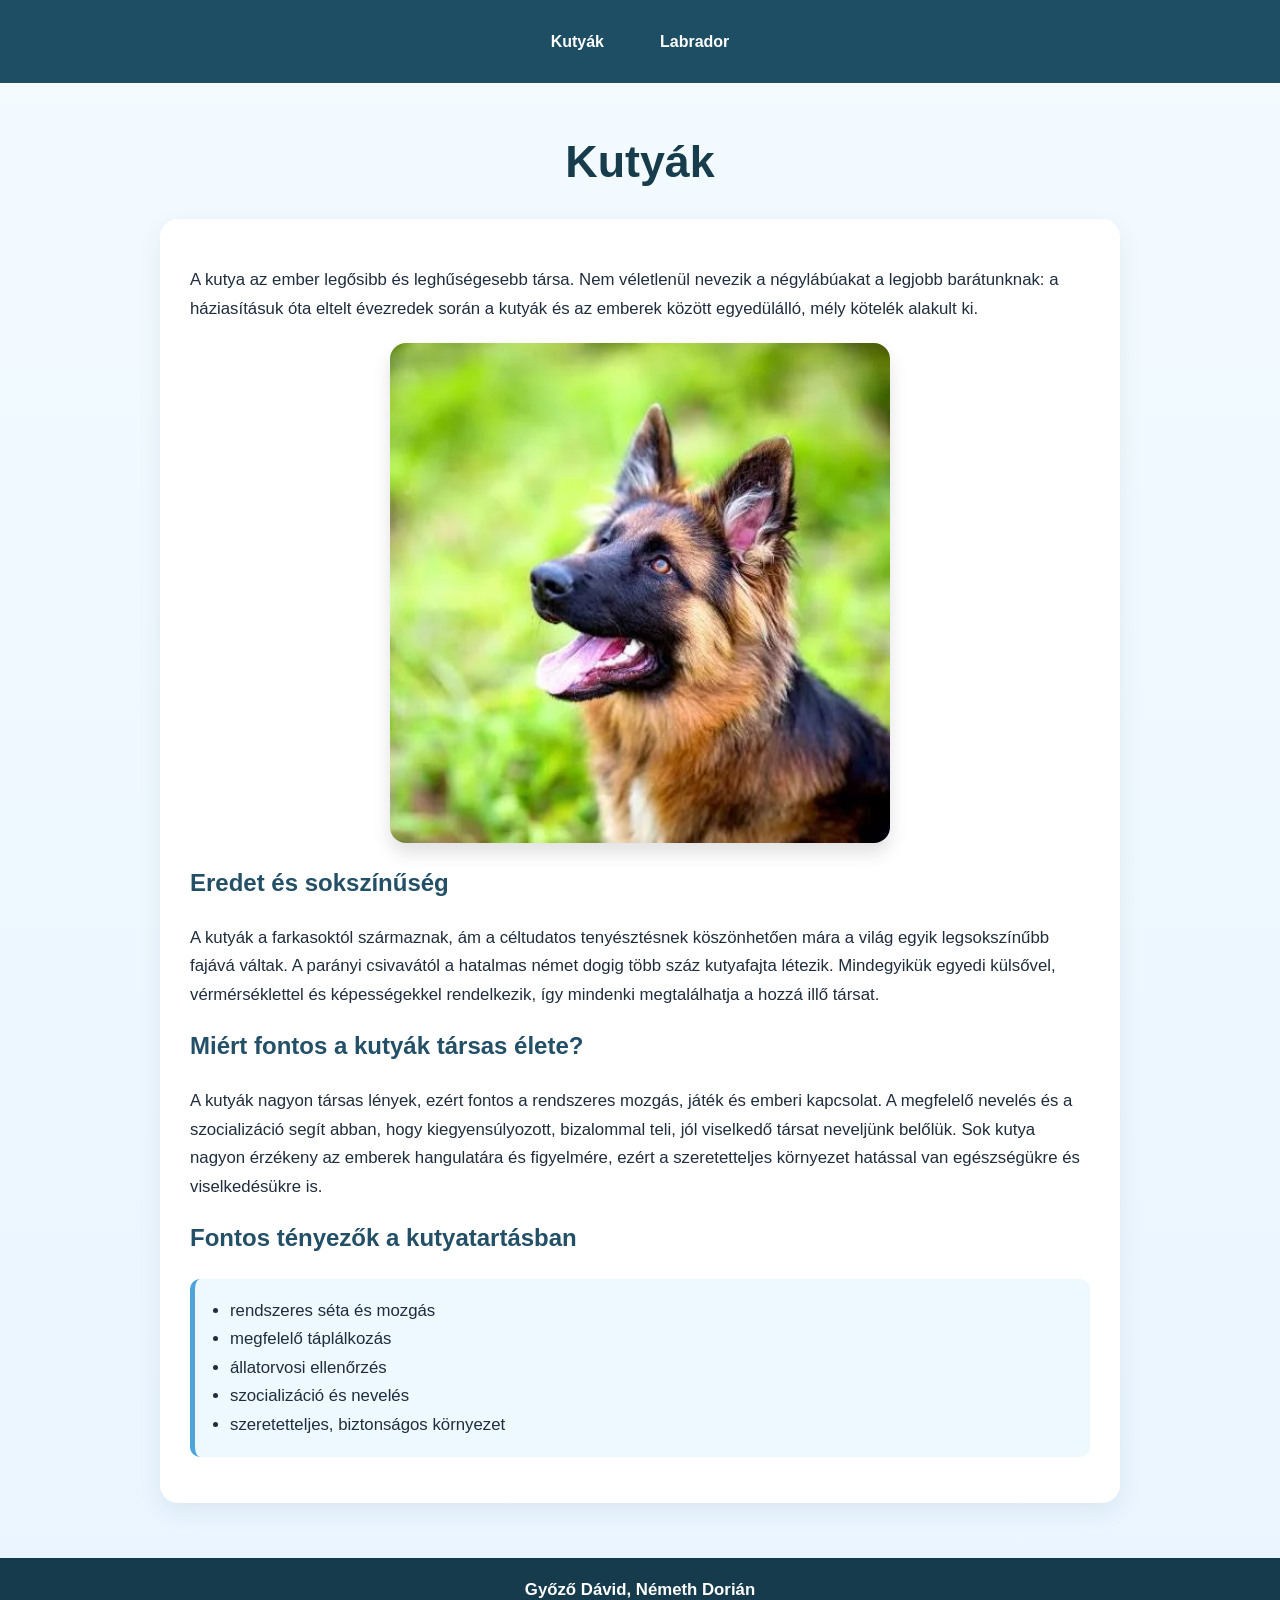
<file: index.html>
<!DOCTYPE html>
<html lang="hu">
  <head>
    <meta charset="UTF-8" />
    <meta name="viewport" content="width=device-width, initial-scale=1.0" />
    <meta name="description" content="Kutyák és fajtaismertető" />
    <meta name="keywords" content="kutyák, labrador, kutya" />
    <link rel="stylesheet" href="stilus.css" />
    <title>Kutyák</title>
  </head>
  <body>
    <nav>
      <a href="index.html">Kutyák</a>
      <a href="labrador.html">Labrador</a>
    </nav>

    <header>
      <h1>Kutyák</h1>
    </header>

    <main>
      <article>
        <div>
          <p>
            A kutya az ember legősibb és leghűségesebb társa. Nem véletlenül
            nevezik a négylábúakat a legjobb barátunknak: a háziasításuk óta
            eltelt évezredek során a kutyák és az emberek között egyedülálló,
            mély kötelék alakult ki.
          </p>
        </div>

        <div>
          <img src="images.webp" alt="Német juhász" />
        </div>

        <div>
          <h2>Eredet és sokszínűség</h2>
        </div>

        <div>
          <p>
            A kutyák a farkasoktól származnak, ám a céltudatos tenyésztésnek
            köszönhetően mára a világ egyik legsokszínűbb fajává váltak. A
            parányi csivavától a hatalmas német dogig több száz kutyafajta
            létezik. Mindegyikük egyedi külsővel, vérmérséklettel és
            képességekkel rendelkezik, így mindenki megtalálhatja a hozzá illő
            társat.
          </p>
        </div>

        <div>
          <h2>Miért fontos a kutyák társas élete?</h2>
          <p>
            A kutyák nagyon társas lények, ezért fontos a rendszeres mozgás,
            játék és emberi kapcsolat. A megfelelő nevelés és a szocializáció
            segít abban, hogy kiegyensúlyozott, bizalommal teli, jól
            viselkedő társat neveljünk belőlük. Sok kutya nagyon érzékeny az
            emberek hangulatára és figyelmére, ezért a szeretetteljes
            környezet hatással van egészségükre és viselkedésükre is.
          </p>
        </div>

        <div>
          <h2>Fontos tényezők a kutyatartásban</h2>
          <ul>
            <li> rendszeres séta és mozgás </li>
            <li> megfelelő táplálkozás </li>
            <li> állatorvosi ellenőrzés </li>
            <li> szocializáció és nevelés </li>
            <li> szeretetteljes, biztonságos környezet </li>
          </ul>
        </div>
      </article>
    </main>

    <footer>
      <p>Győző Dávid, Németh Dorián</p>
    </footer>
  </body>
</html>
</file>
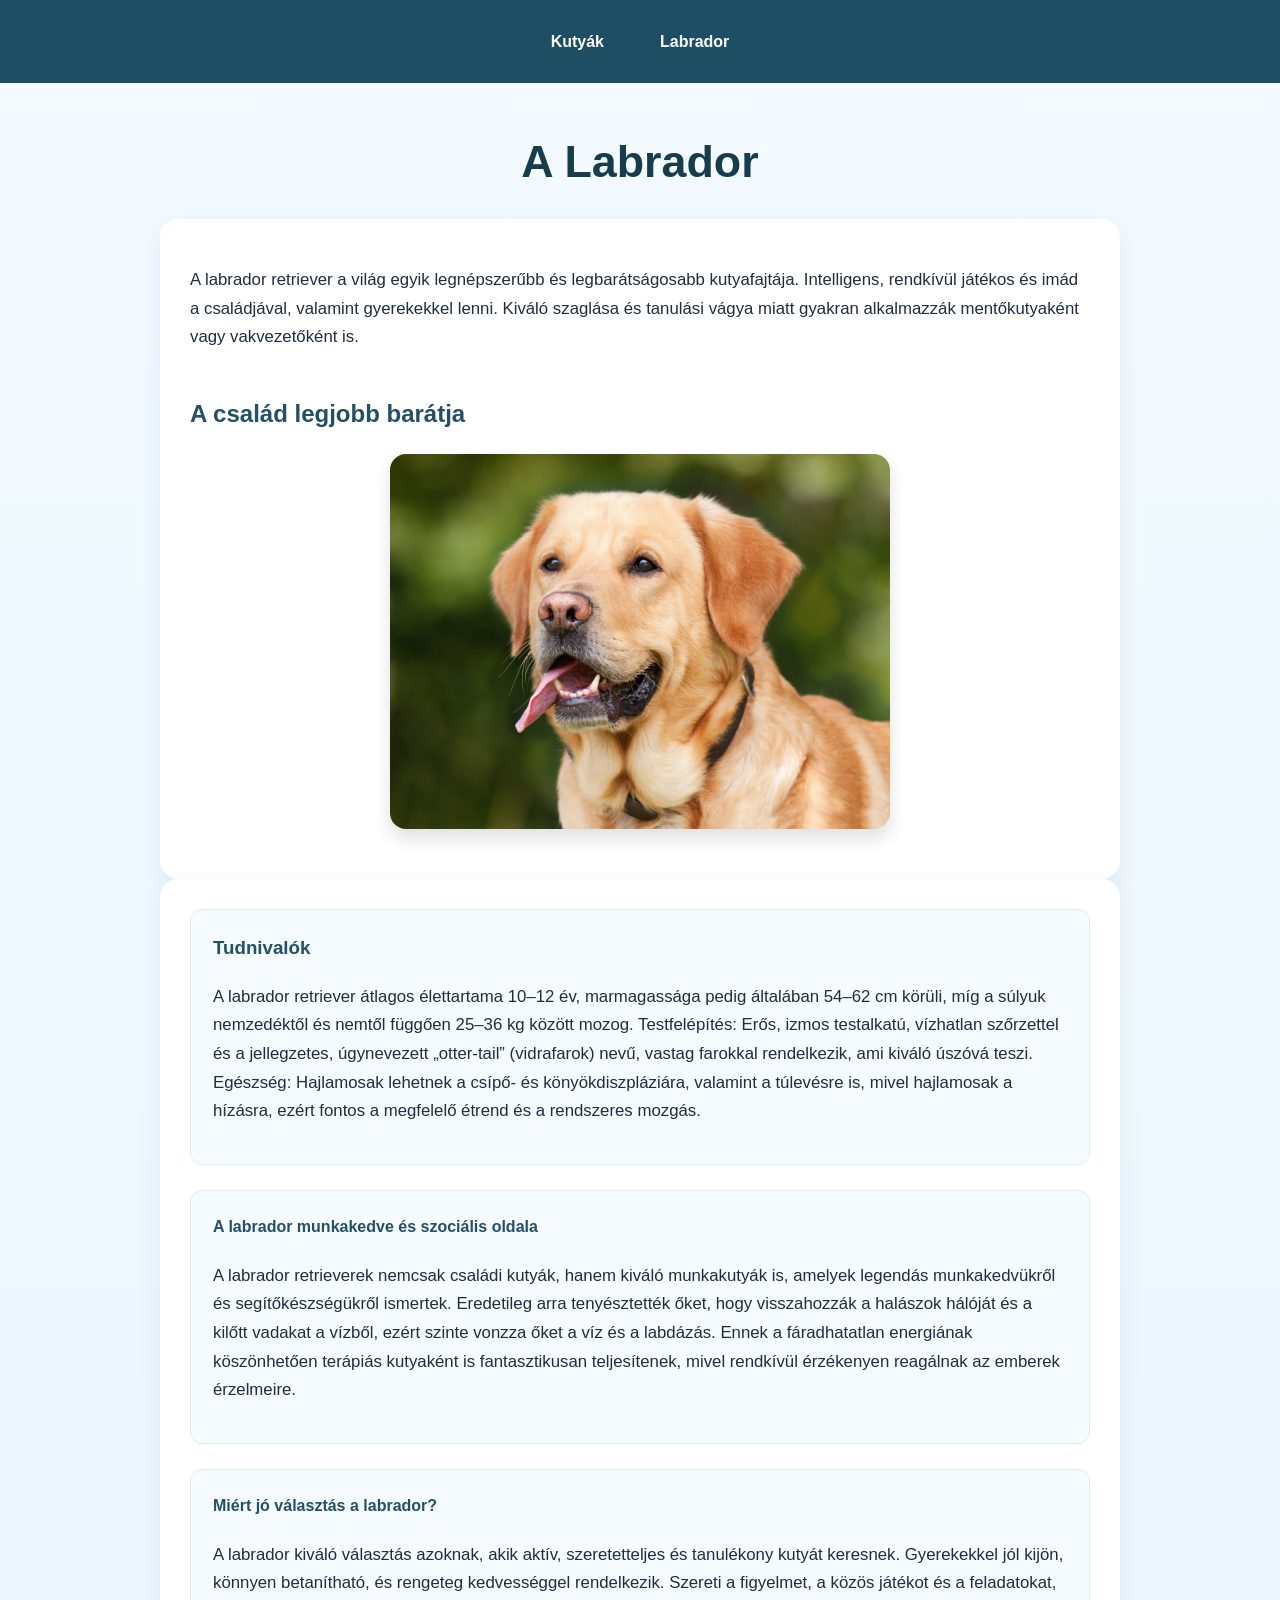
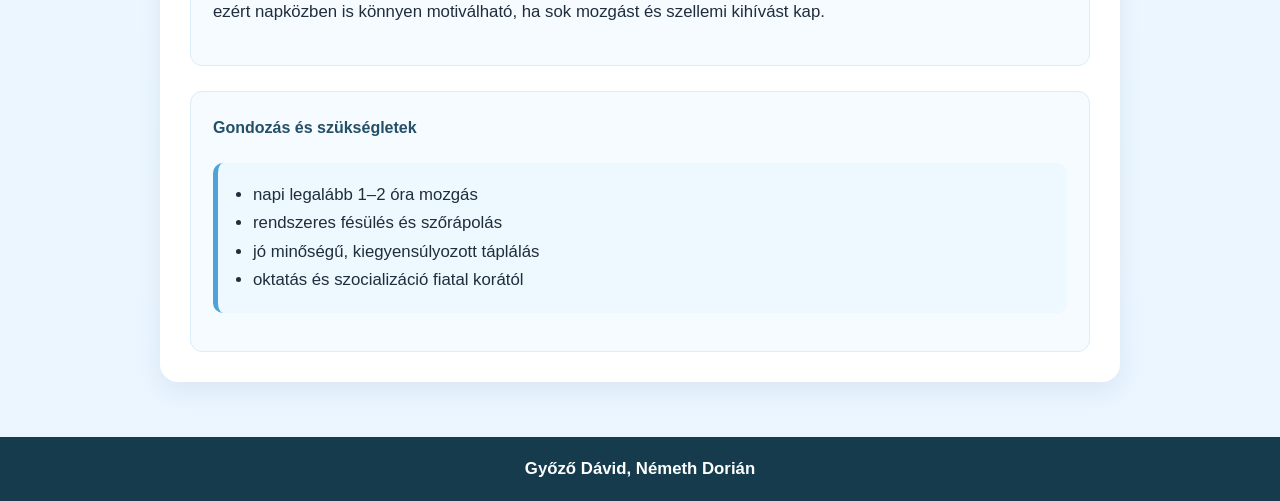
<file: labrador.html>
<!DOCTYPE html>
<html lang="hu">
  <head>
    <meta charset="UTF-8" />
    <meta name="viewport" content="width=device-width, initial-scale=1.0" />
    <link rel="stylesheet" href="stilus.css" />
    <title>Németh Dorián</title>
  </head>
  <body>
    <nav class="menu">
      <a href="index.html">Kutyák</a>
      <a href="labrador.html">Labrador</a>
    </nav>

    <header>
      <h1>A Labrador</h1>
    </header>

    <main>
      <article class="tartalom">
        <p>
          A labrador retriever a világ egyik legnépszerűbb és legbarátságosabb
          kutyafajtája. Intelligens, rendkívül játékos és imád a családjával,
          valamint gyerekekkel lenni. Kiváló szaglása és tanulási vágya miatt
          gyakran alkalmazzák mentőkutyaként vagy vakvezetőként is.
        </p>
        <div>
          <h2>A család legjobb barátja</h2>
          <img src="labradorkulon.jpg" alt="labrador" />
        </div>
      </article>

      <article class="tartalom">
        <div class="cikk jellemzok">
          <h3>Tudnivalók</h3>
          <p>
            A labrador retriever átlagos élettartama 10–12 év, marmagassága
            pedig általában 54–62 cm körüli, míg a súlyuk nemzedéktől és
            nemtől függően 25–36 kg között mozog. Testfelépítés: Erős,
            izmos testalkatú, vízhatlan szőrzettel és a jellegzetes, úgynevezett
            „otter-tail” (vidrafarok) nevű, vastag farokkal rendelkezik, ami
            kiváló úszóvá teszi. Egészség: Hajlamosak lehetnek a csípő- és
            könyökdiszpláziára, valamint a túlevésre is, mivel hajlamosak a
            hízásra, ezért fontos a megfelelő étrend és a rendszeres mozgás.
          </p>
        </div>

        <div class="cikk fajta">
          <h4>A labrador munkakedve és szociális oldala</h4>
          <p>
            A labrador retrieverek nemcsak családi kutyák, hanem kiváló
            munkakutyák is, amelyek legendás munkakedvükről és
            segítőkészségükről ismertek. Eredetileg arra tenyésztették őket,
            hogy visszahozzák a halászok hálóját és a kilőtt vadakat a vízből,
            ezért szinte vonzza őket a víz és a labdázás. Ennek a fáradhatatlan
            energiának köszönhetően terápiás kutyaként is fantasztikusan
            teljesítenek, mivel rendkívül érzékenyen reagálnak az emberek
            érzelmeire.
          </p>
        </div>

        <div class="cikk">
          <h4>Miért jó választás a labrador?</h4>
          <p>
            A labrador kiváló választás azoknak, akik aktív, szeretetteljes és
            tanulékony kutyát keresnek. Gyerekekkel jól kijön, könnyen
            betanítható, és rengeteg kedvességgel rendelkezik. Szereti a
            figyelmet, a közös játékot és a feladatokat, ezért napközben is
            könnyen motiválható, ha sok mozgást és szellemi kihívást kap.
          </p>
        </div>

        <div class="cikk">
          <h4>Gondozás és szükségletek</h4>
          <ul>
            <li> napi legalább 1–2 óra mozgás </li>
            <li> rendszeres fésülés és szőrápolás </li>
            <li> jó minőségű, kiegyensúlyozott táplálás </li>
            <li> oktatás és szocializáció fiatal korától </li>
          </ul>
        </div>
      </article>
    </main>

    <footer>
      <p>Győző Dávid, Németh Dorián</p>
    </footer>
  </body>
</html>
</file>
<file: stilus.css>
* {
  box-sizing: border-box;
}

body {
  margin: 0;
  font-family: Arial, Helvetica, sans-serif;
  background: linear-gradient(180deg, #f3fbff 0%, #eaf5ff 100%);
  color: #1f2d3d;
  line-height: 1.7;
}

nav,
.menu {
  background: #1d4e63;
  display: flex;
  justify-content: center;
  gap: 20px;
  padding: 18px 20px;
  flex-wrap: wrap;
}

nav a,
.menu a {
  color: #ffffff;
  text-decoration: none;
  font-weight: bold;
  padding: 10px 18px;
  border-radius: 999px;
}

nav a:hover,
.menu a:hover {
  background: #ffffff;
  color: #1d4e63;
}

header {
  text-align: center;
  padding: 40px 20px 20px;
}

h1 {
  margin: 0;
  font-size: 2.8rem;
  color: #173d4d;
}

h2,
h3,
h4 {
  color: #234f67;
  margin-top: 0;
}

main {
  max-width: 1000px;
  margin: 0 auto;
  padding: 0 20px 30px;
}

article {
  background: #ffffff;
  border-radius: 18px;
  box-shadow: 0 8px 24px rgba(24, 53, 71, 0.08);
  padding: 30px;
}

.tartalom {
  display: grid;
  gap: 25px;
}

.cikk {
  background: #f5fbff;
  border: 1px solid #dbeef8;
  border-radius: 12px;
  padding: 22px;
}

p,
li {
  font-size: 1.05rem;
}

img {
  display: block;
  width: 100%;
  max-width: 500px;
  margin: 20px auto;
  border-radius: 16px;
  box-shadow: 0 10px 18px rgba(0, 0, 0, 0.12);
}

ul {
  background: #edf8ff;
  border-left: 5px solid #4ea3d8;
  padding: 18px 20px 18px 35px;
  border-radius: 10px;
}

footer {
  background: #163b4d;
  color: #ffffff;
  text-align: center;
  padding: 18px 20px;
  margin-top: 25px;
}

footer p {
  margin: 0;
  font-weight: bold;
}

@media (max-width: 600px) {
  h1 {
    font-size: 2.2rem;
  }

  article {
    padding: 20px;
  }

  nav,
  .menu {
    gap: 10px;
  }

  nav a,
  .menu a {
    width: 100%;
    text-align: center;
  }
}

@media (max-width: 480px) {
  body {
    font-size: 15px;
  }

  h1 {
    font-size: 1.8rem;
  }

  h2 {
    font-size: 1.4rem;
  }

  main {
    padding: 0 12px 20px;
  }

  article {
    padding: 16px;
    border-radius: 12px;
  }

  p,
  li {
    font-size: 0.98rem;
  }

  ul {
    padding-left: 24px;
  }
}
</file>
